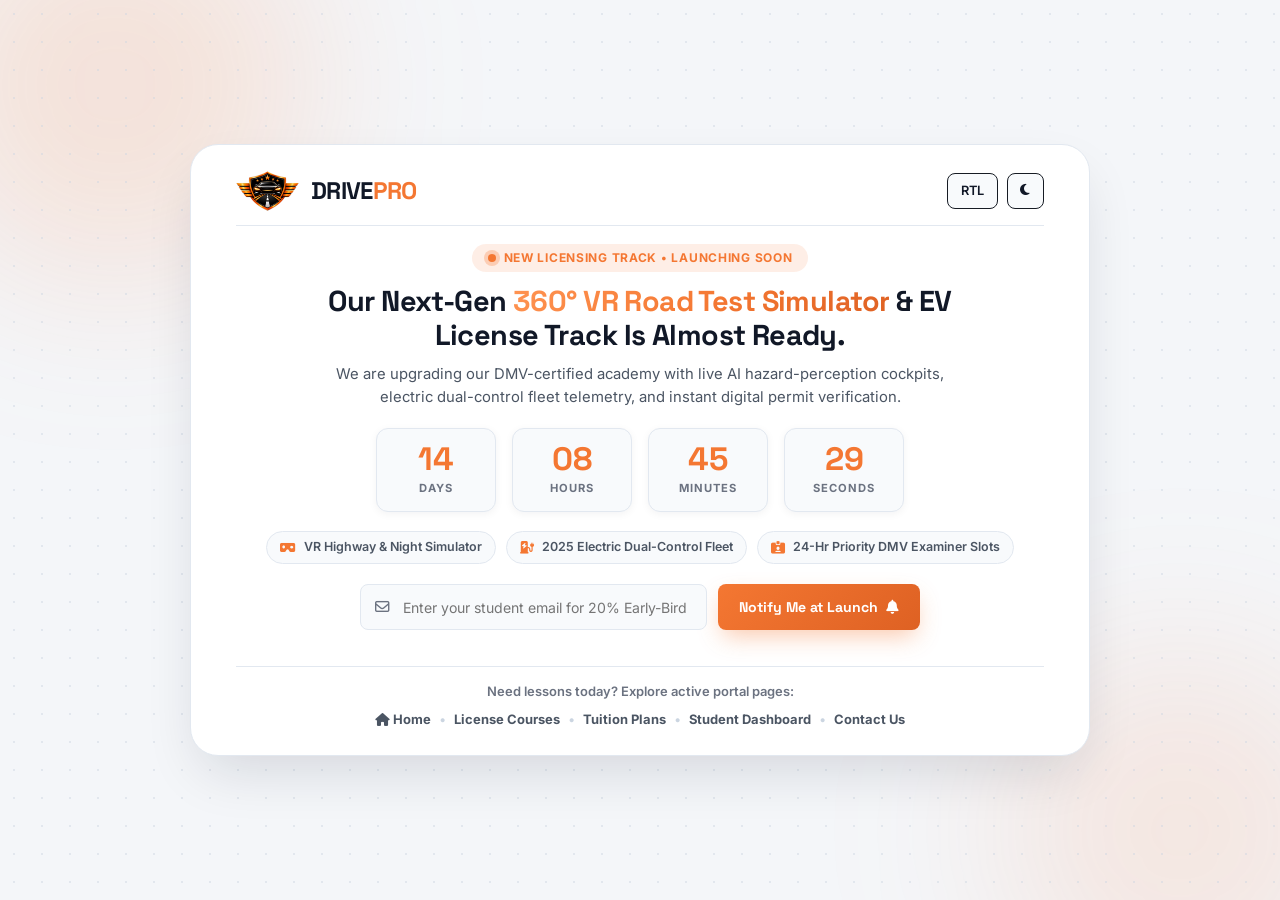
<file: coming-soon.html>
<!DOCTYPE html>
<html lang="en" dir="ltr" data-theme="light">
<head>
  <meta charset="UTF-8" />
  <meta name="viewport" content="width=device-width, initial-scale=1.0" />
  <meta name="description" content="Coming Soon — Next-Gen AI Driving Simulator & DMV Fast-Track Licensing Portal | DRIVEPRO Driving School & Car License Training Academy." />
  <title>Coming Soon — AI Simulator &amp; License Hub | DRIVEPRO Driving School</title>

  <!-- Google Fonts: Space Grotesk (Headings) & Inter (Body) -->
  <link rel="preconnect" href="https://fonts.googleapis.com" />
  <link rel="preconnect" href="https://fonts.gstatic.com" crossorigin />
  <link href="https://fonts.googleapis.com/css2?family=Inter:wght@400;500;600;700&family=Space+Grotesk:wght@600;700;800&display=swap" rel="stylesheet" />

  <!-- Font Awesome 6 Icons -->
  <link rel="stylesheet" href="https://cdnjs.cloudflare.com/ajax/libs/font-awesome/6.5.1/css/all.min.css" />

  <!-- Custom Stylesheet -->
  <link rel="stylesheet" href="coming-soon.css" />
</head>
<body>

  <!-- ============================================================ -->
  <!-- FULL-VIEWPORT COMING SOON SHELL (NO HEADER, NO FOOTER)       -->
  <!-- ============================================================ -->
  <main class="coming-soon-screen" id="main-content">

    <!-- Ambient Background Glows & Grid -->
    <div class="ambient-glow glow-1" aria-hidden="true"></div>
    <div class="ambient-glow glow-2" aria-hidden="true"></div>
    <div class="road-grid-pattern" aria-hidden="true"></div>

    <!-- Centered Card Container Fitting Screen -->
    <section class="coming-soon-card" aria-labelledby="coming-soon-title">

      <!-- Card Top Utility Bar: Brand Logo (Left) + RTL & Theme Controls (Right) -->
      <div class="card-topbar">
        <a href="index.html" class="brand-logo" aria-label="DRIVEPRO Driving Academy Home">
          <div class="logo-icon-wrapper">
            <img src="logo.png" alt="DRIVEPRO Logo" class="logo-icon-img" />
          </div>
          <span class="brand-name">DRIVE<span class="brand-accent">PRO</span></span>
        </a>

        <div class="utility-controls">
          <button class="control-btn" id="rtl-toggle-btn" title="Toggle RTL/LTR Direction" aria-label="Toggle text direction between LTR and RTL">
            <span id="rtl-label">RTL</span>
          </button>

          <button class="control-btn" id="theme-toggle-btn" title="Toggle Light/Dark Theme" aria-label="Toggle visual theme between light and dark">
            <i class="fa-solid fa-moon" id="theme-icon" aria-hidden="true"></i>
            <span class="sr-only">Toggle theme</span>
          </button>
        </div>
      </div>

      <!-- Main Body Content -->
      <div class="coming-soon-body">

        <!-- Launch Status Badge -->
        <div class="launch-badge">
          <span class="pulse-dot"></span>
          <span>New Licensing Track &bull; Launching Soon</span>
        </div>

        <h1 class="coming-soon-headline" id="coming-soon-title">
          Our Next-Gen <span class="text-gradient">360° VR Road Test Simulator</span> &amp; EV License Track Is Almost Ready.
        </h1>

        <p class="coming-soon-description">
          We are upgrading our DMV-certified academy with live AI hazard-perception cockpits, electric dual-control fleet telemetry, and instant digital permit verification.
        </p>

        <!-- Live Countdown Timer Grid -->
        <div class="countdown-grid" role="timer" aria-label="Launch countdown timer">
          <div class="countdown-box">
            <strong class="countdown-num" id="cd-days">14</strong>
            <span class="countdown-label">Days</span>
          </div>
          <div class="countdown-box">
            <strong class="countdown-num" id="cd-hours">08</strong>
            <span class="countdown-label">Hours</span>
          </div>
          <div class="countdown-box">
            <strong class="countdown-num" id="cd-minutes">45</strong>
            <span class="countdown-label">Minutes</span>
          </div>
          <div class="countdown-box">
            <strong class="countdown-num" id="cd-seconds">30</strong>
            <span class="countdown-label">Seconds</span>
          </div>
        </div>

        <!-- Upcoming Feature Highlights Strip -->
        <div class="feature-pills-row">
          <div class="feature-pill">
            <i class="fa-solid fa-vr-cardboard" aria-hidden="true"></i>
            <span>VR Highway &amp; Night Simulator</span>
          </div>
          <div class="feature-pill">
            <i class="fa-solid fa-charging-station" aria-hidden="true"></i>
            <span>2025 Electric Dual-Control Fleet</span>
          </div>
          <div class="feature-pill">
            <i class="fa-solid fa-id-card-clip" aria-hidden="true"></i>
            <span>24-Hr Priority DMV Examiner Slots</span>
          </div>
        </div>

        <!-- Early-Bird Priority Waitlist Form -->
        <form id="notify-form" class="notify-form" novalidate>
          <div class="notify-input-wrap">
            <i class="fa-regular fa-envelope input-icon" aria-hidden="true"></i>
            <input
              type="email"
              id="notify-email"
              placeholder="Enter your student email for 20% Early-Bird Tuition Off..."
              required
              aria-label="Student email address"
            />
          </div>
          <button type="submit" class="btn btn-primary notify-btn">
            <span>Notify Me at Launch</span>
            <i class="fa-solid fa-bell" aria-hidden="true"></i>
          </button>
        </form>
        <p class="form-feedback" id="notify-feedback" role="status" aria-live="polite"></p>

        <!-- Quick Navigation Links Bar -->
        <div class="quick-nav-strip">
          <span class="quick-nav-label">Need lessons today? Explore active portal pages:</span>
          <div class="quick-nav-links">
            <a href="index.html"><i class="fa-solid fa-house" aria-hidden="true"></i> Home</a>
            <span class="dot">&bull;</span>
            <a href="services.html">License Courses</a>
            <span class="dot">&bull;</span>
            <a href="pricing.html">Tuition Plans</a>
            <span class="dot">&bull;</span>
            <a href="dashboard.html">Student Dashboard</a>
            <span class="dot">&bull;</span>
            <a href="contact.html">Contact Us</a>
          </div>
        </div>

      </div>

    </section>

  </main>

  <!-- Custom Script -->
  <script src="coming-soon.js"></script>
</body>
</html>
</file>
<file: coming-soon.css>
/* ==========================================================================
   DRIVEPRO DRIVING SCHOOL & CAR LICENSE PORTAL - COMING-SOON.CSS
   No Header & No Footer — Fits 100% Inside Screen Viewport (100dvh)
   Matches Home 1 Color System, Typography, Dark/Light Theme & RTL Support
   ========================================================================== */

:root {
  /* Brand Colors (Same as Home 1) */
  --primary: #F47732;
  --primary-hover: #DE6123;
  --primary-light: rgba(244, 119, 50, 0.12);
  --primary-glow: rgba(244, 119, 50, 0.35);

  --secondary: #171C24;
  --secondary-light: #232A36;
  --secondary-border: var(--secondary);

  /* Status Colors */
  --success: #16A34A;
  --danger: #DC2626;

  /* Light Mode Surfaces & Typography */
  --bg-body: #F4F6F9;
  --bg-surface: #FFFFFF;
  --bg-elevated: #F8FAFC;
  --bg-input: #F8FAFC;

  --text-main: #111827;
  --text-secondary: #4B5563;
  --text-muted: #6B7280;

  --border-color: #E2E8F0;
  --border-strong: #CBD5E1;

  /* Shadows */
  --shadow-sm: 0 2px 8px rgba(15, 23, 42, 0.05);
  --shadow-lg: 0 24px 56px -12px rgba(15, 23, 42, 0.14);
  --shadow-primary: 0 10px 25px -5px rgba(244, 119, 50, 0.42);

  /* Typography */
  --font-heading: 'Space Grotesk', sans-serif;
  --font-body: 'Inter', sans-serif;

  /* Radii & Transitions */
  --radius-sm: 8px;
  --radius-md: 12px;
  --radius-lg: 20px;
  --radius-xl: 28px;
  --radius-full: 9999px;
  --transition-fast: 0.2s cubic-bezier(0.4, 0, 0.2, 1);
  --transition-smooth: 0.35s cubic-bezier(0.16, 1, 0.3, 1);
}

/* Dark Theme Overrides */
[data-theme="dark"] {
  --secondary-border: var(--text-secondary);
  --bg-body: #0B0F17;
  --bg-surface: #151C28;
  --bg-elevated: #1E2736;
  --bg-input: #0F1520;

  --text-main: #F8FAFC;
  --text-secondary: #CBD5E1;
  --text-muted: #94A3B8;

  --border-color: #263143;
  --border-strong: #37465E;

  --shadow-sm: 0 2px 8px rgba(0, 0, 0, 0.35);
  --shadow-lg: 0 28px 64px -12px rgba(0, 0, 0, 0.72);
}

/* ==========================================================================
   BASE RESET & FULL-VIEWPORT LOCK
   ========================================================================== */
*,
*::before,
*::after {
  box-sizing: border-box;
  margin: 0;
  padding: 0;
}

html,
body {
  width: 100%;
  height: 100%;
  font-family: var(--font-body);
  background-color: var(--bg-body);
  color: var(--text-main);
  line-height: 1.5;
  overflow: hidden; /* Fits cleanly into screen on desktop */
  transition: background-color var(--transition-smooth), color var(--transition-smooth);
}

a {
  color: inherit;
  text-decoration: none;
  transition: all var(--transition-fast);
}

button,
input {
  font-family: inherit;
  font-size: inherit;
}

.sr-only {
  position: absolute;
  width: 1px;
  height: 1px;
  padding: 0;
  margin: -1px;
  overflow: hidden;
  clip: rect(0, 0, 0, 0);
  border: 0;
}

.text-gradient {
  background: linear-gradient(135deg, #FF9452 0%, #F47732 55%, #DE6123 100%);
  -webkit-background-clip: text;
  -webkit-text-fill-color: transparent;
  background-clip: text;
}

/* ==========================================================================
   MAIN 100dvh SCREEN WRAPPER
   ========================================================================== */
.coming-soon-screen {
  position: relative;
  width: 100%;
  height: 100dvh;
  display: flex;
  align-items: center;
  justify-content: center;
  padding: clamp(0.75rem, 2.2vh, 1.6rem);
  overflow: hidden;
}

/* Ambient Background Glows & Grid */
.ambient-glow {
  position: absolute;
  border-radius: 50%;
  filter: blur(90px);
  pointer-events: none;
  z-index: 0;
}

.glow-1 {
  width: 390px;
  height: 390px;
  background: rgba(244, 119, 50, 0.16);
  top: -110px;
  left: -80px;
}

.glow-2 {
  width: 360px;
  height: 360px;
  background: rgba(244, 119, 50, 0.12);
  bottom: -110px;
  right: -80px;
}

.road-grid-pattern {
  position: absolute;
  inset: 0;
  background-image: radial-gradient(var(--border-strong) 1px, transparent 1px);
  background-size: 28px 28px;
  opacity: 0.45;
  pointer-events: none;
  z-index: 0;
}

/* ==========================================================================
   COMING SOON CARD CONTAINER
   ========================================================================== */
.coming-soon-card {
  position: relative;
  z-index: 2;
  width: 100%;
  max-width: 900px;
  max-height: calc(100dvh - 1.75rem);
  background-color: var(--bg-surface);
  border: 1px solid var(--border-color);
  border-radius: var(--radius-xl);
  box-shadow: var(--shadow-lg);
  padding: clamp(1.25rem, 2.8vh, 2.25rem) clamp(1.25rem, 3.5vw, 3rem);
  display: flex;
  flex-direction: column;
  justify-content: space-between;
  text-align: center;
}

/* Top Bar Inside Card: Brand Logo + RTL/Theme Controls */
.card-topbar {
  display: flex;
  align-items: center;
  justify-content: space-between;
  gap: 1rem;
  padding-bottom: clamp(0.65rem, 1.6vh, 1.1rem);
  border-bottom: 1px solid var(--border-color);
}

.brand-logo {
  display: inline-flex;
  align-items: center;
  gap: 12px;
  text-decoration: none;
  color: var(--text-main);
}

.logo-icon-wrapper {
  width: auto;
  height: 40px;
  display: flex;
  align-items: center;
  justify-content: center;
  flex-shrink: 0;
}

.logo-icon-img {
  height: 100%;
  width: auto;
  max-width: none;
  object-fit: contain;
  display: block;
  transition: transform 0.28s ease;
}

.brand-logo:hover .logo-icon-img {
  transform: scale(1.05);
}

.brand-name {
  font-family: var(--font-heading);
  font-size: 1.5rem;
  font-weight: 700;
  letter-spacing: -0.03em;
  line-height: 1;
  color: var(--text-main);
}

.brand-accent {
  color: var(--primary);
}

.utility-controls {
  display: flex;
  align-items: center;
  gap: 0.55rem;
}

.control-btn {
  display: inline-flex;
  align-items: center;
  justify-content: center;
  gap: 0.4rem;
  height: 36px;
  padding: 0 0.8rem;
  border-radius: var(--radius-sm);
  border: 1.5px solid var(--secondary-border);
  background-color: var(--bg-elevated);
  color: var(--text-main);
  font-size: 0.8rem;
  font-weight: 600;
  cursor: pointer;
  transition: all var(--transition-fast);
}

.control-btn:hover {
  border-color: var(--primary);
  color: var(--primary);
  background-color: var(--primary-light);
}

/* ==========================================================================
   COMING SOON BODY
   ========================================================================== */
.coming-soon-body {
  display: flex;
  flex-direction: column;
  align-items: center;
  justify-content: center;
  padding-top: clamp(0.75rem, 2vh, 1.35rem);
}

.launch-badge {
  display: inline-flex;
  align-items: center;
  gap: 0.5rem;
  padding: 0.32rem 0.95rem;
  border-radius: var(--radius-full);
  background-color: var(--primary-light);
  color: var(--primary);
  font-size: 0.75rem;
  font-weight: 700;
  text-transform: uppercase;
  letter-spacing: 0.06em;
  margin-bottom: clamp(0.5rem, 1.4vh, 0.9rem);
}

.pulse-dot {
  width: 8px;
  height: 8px;
  border-radius: 50%;
  background-color: var(--primary);
  box-shadow: 0 0 0 4px rgba(244, 119, 50, 0.28);
  animation: pulseGlow 2s infinite;
}

@keyframes pulseGlow {
  0%, 100% {
    transform: scale(1);
    opacity: 1;
  }
  50% {
    transform: scale(1.2);
    opacity: 0.75;
  }
}

.coming-soon-headline {
  font-family: var(--font-heading);
  font-size: clamp(1.35rem, 3.2vh, 2.15rem);
  font-weight: 800;
  line-height: 1.18;
  letter-spacing: -0.02em;
  color: var(--text-main);
  max-width: 720px;
  margin-bottom: clamp(0.45rem, 1.2vh, 0.75rem);
}

.coming-soon-description {
  font-size: clamp(0.84rem, 1.65vh, 0.95rem);
  color: var(--text-secondary);
  max-width: 640px;
  margin-bottom: clamp(0.85rem, 2.2vh, 1.35rem);
}

/* ==========================================================================
   COUNTDOWN TIMER GRID
   ========================================================================== */
.countdown-grid {
  display: grid;
  grid-template-columns: repeat(4, minmax(84px, 120px));
  gap: clamp(0.55rem, 1.4vw, 1rem);
  justify-content: center;
  margin-bottom: clamp(0.85rem, 2.2vh, 1.35rem);
}

.countdown-box {
  background-color: var(--bg-elevated);
  border: 1.5px solid var(--border-color);
  border-radius: var(--radius-md);
  padding: clamp(0.6rem, 1.5vh, 1rem) 0.5rem;
  display: flex;
  flex-direction: column;
  align-items: center;
  justify-content: center;
  box-shadow: var(--shadow-sm);
  transition: border-color var(--transition-fast), transform var(--transition-fast);
}

.countdown-box:hover {
  border-color: var(--primary);
  transform: translateY(-2px);
}

.countdown-num {
  font-family: var(--font-heading);
  font-size: clamp(1.5rem, 3.6vh, 2.25rem);
  font-weight: 800;
  line-height: 1.05;
  color: var(--primary);
}

.countdown-label {
  font-size: 0.7rem;
  font-weight: 700;
  text-transform: uppercase;
  letter-spacing: 0.08em;
  color: var(--text-muted);
  margin-top: 0.25rem;
}

/* ==========================================================================
   FEATURE PILLS STRIP
   ========================================================================== */
.feature-pills-row {
  display: flex;
  flex-wrap: wrap;
  align-items: center;
  justify-content: center;
  gap: 0.6rem;
  margin-bottom: clamp(0.9rem, 2.2vh, 1.35rem);
}

.feature-pill {
  display: inline-flex;
  align-items: center;
  gap: 0.45rem;
  padding: 0.38rem 0.85rem;
  border-radius: var(--radius-full);
  background-color: var(--bg-elevated);
  border: 1px solid var(--border-color);
  font-size: 0.78rem;
  font-weight: 600;
  color: var(--text-secondary);
}

.feature-pill i {
  color: var(--primary);
}

/* ==========================================================================
   PRIORITY WAITLIST EMAIL FORM
   ========================================================================== */
.notify-form {
  width: 100%;
  max-width: 560px;
  display: flex;
  align-items: center;
  gap: 0.65rem;
  margin-bottom: 0.35rem;
}

.notify-input-wrap {
  position: relative;
  flex: 1;
  display: flex;
  align-items: center;
}

.input-icon {
  position: absolute;
  left: 0.95rem;
  color: var(--text-muted);
  font-size: 0.92rem;
  pointer-events: none;
}

[dir="rtl"] .input-icon {
  left: auto;
  right: 0.95rem;
}

.notify-input-wrap input {
  width: 100%;
  height: 46px;
  padding: 0 1rem 0 2.6rem;
  border-radius: var(--radius-sm);
  border: 1.5px solid var(--border-color);
  background-color: var(--bg-input);
  color: var(--text-main);
  font-size: 0.88rem;
  transition: all var(--transition-fast);
}

[dir="rtl"] .notify-input-wrap input {
  padding: 0 2.6rem 0 1rem;
}

.notify-input-wrap input:focus {
  outline: none;
  border-color: var(--primary);
  background-color: var(--bg-surface);
  box-shadow: 0 0 0 4px var(--primary-light);
}

.btn {
  display: inline-flex;
  align-items: center;
  justify-content: center;
  gap: 0.5rem;
  font-family: var(--font-heading);
  font-weight: 700;
  font-size: 0.88rem;
  height: 46px;
  padding: 0 1.35rem;
  border-radius: var(--radius-sm);
  border: none;
  cursor: pointer;
  white-space: nowrap;
  transition: all var(--transition-fast);
}

.btn-primary {
  background: linear-gradient(135deg, var(--primary) 0%, var(--primary-hover) 100%);
  color: #FFFFFF;
  box-shadow: var(--shadow-primary);
}

.btn-primary:hover {
  transform: translateY(-2px);
  box-shadow: 0 14px 28px -6px rgba(244, 119, 50, 0.55);
}

.form-feedback {
  min-height: 1.25rem;
  font-size: 0.8rem;
  font-weight: 600;
  margin-bottom: clamp(0.45rem, 1.2vh, 0.85rem);
}

.form-feedback.success {
  color: var(--success);
}

.form-feedback.error {
  color: var(--danger);
}

/* ==========================================================================
   QUICK NAVIGATION BAR INSIDE CARD
   ========================================================================== */
.quick-nav-strip {
  width: 100%;
  padding-top: clamp(0.65rem, 1.6vh, 1rem);
  border-top: 1px solid var(--border-color);
  display: flex;
  flex-wrap: wrap;
  align-items: center;
  justify-content: center;
  gap: 0.55rem;
  font-size: 0.81rem;
}

.quick-nav-label {
  font-weight: 600;
  color: var(--text-muted);
}

.quick-nav-links {
  display: flex;
  flex-wrap: wrap;
  align-items: center;
  justify-content: center;
  gap: 0.5rem;
}

.quick-nav-links a {
  font-weight: 700;
  color: var(--text-secondary);
}

.quick-nav-links a:hover {
  color: var(--primary);
  text-decoration: underline;
}

.quick-nav-links .dot {
  color: var(--border-strong);
}

/* ==========================================================================
   RESPONSIVE DESIGN & CENTER ALIGNMENT (360px to 2560px+)
   ========================================================================== */
@media (min-width: 1600px) {
  .coming-soon-card {
    max-width: 980px;
  }
}

@media (max-height: 720px) {
  html,
  body {
    overflow-y: auto;
    overflow-x: hidden;
    overflow-x: clip;
  }

  .coming-soon-screen {
    height: auto;
    min-height: 100dvh;
  }

  .coming-soon-card {
    max-height: none;
  }
}

@media (max-width: 1024px) {
  .coming-soon-card {
    max-width: 700px;
    margin: 0 auto;
    text-align: center;
  }
}

@media (max-width: 640px) {
  html,
  body {
    overflow-y: auto;
    overflow-x: hidden;
    overflow-x: clip;
  }

  .btn,
  .notify-btn {
    white-space: normal;
    text-align: center;
    max-width: 100%;
  }

  .coming-soon-screen {
    height: auto;
    min-height: 100dvh;
    padding: 0.85rem;
  }

  .coming-soon-card {
    max-height: none;
    padding: 1.25rem 1.1rem;
  }

  .countdown-grid {
    grid-template-columns: repeat(2, 1fr);
    width: 100%;
    max-width: 320px;
  }

  .notify-form {
    flex-direction: column;
    width: 100%;
  }

  .notify-input-wrap,
  .notify-btn {
    width: 100%;
  }
}

@media (max-width: 400px) {
  .coming-soon-screen {
    padding: 0.5rem;
  }

  .coming-soon-card {
    padding: 1rem 0.85rem;
  }

  .brand-logo {
    gap: 8px;
  }

  .brand-name {
    font-size: 1.2rem;
  }

  .logo-icon-wrapper {
    width: auto;
    height: 32px;
  }

  .coming-soon-card-topbar {
    gap: 0.5rem;
  }

  .utility-controls .control-btn {
    width: 32px;
    height: 32px;
  }

  .headline {
    font-size: 1.35rem;
  }

  .subheadline {
    font-size: 0.85rem;
  }

  .time-number {
    font-size: 1.5rem;
  }

  .time-label {
    font-size: 0.65rem;
  }
}

@media (max-width: 360px) {
  .coming-soon-screen {
    padding: 0.4rem;
  }

  .coming-soon-card {
    padding: 0.85rem 0.75rem;
  }

  .time-box {
    padding: 10px 8px;
  }

  .time-number {
    font-size: 1.3rem;
  }

  .quick-nav-strip {
    font-size: 0.75rem;
  }
}
</file>
